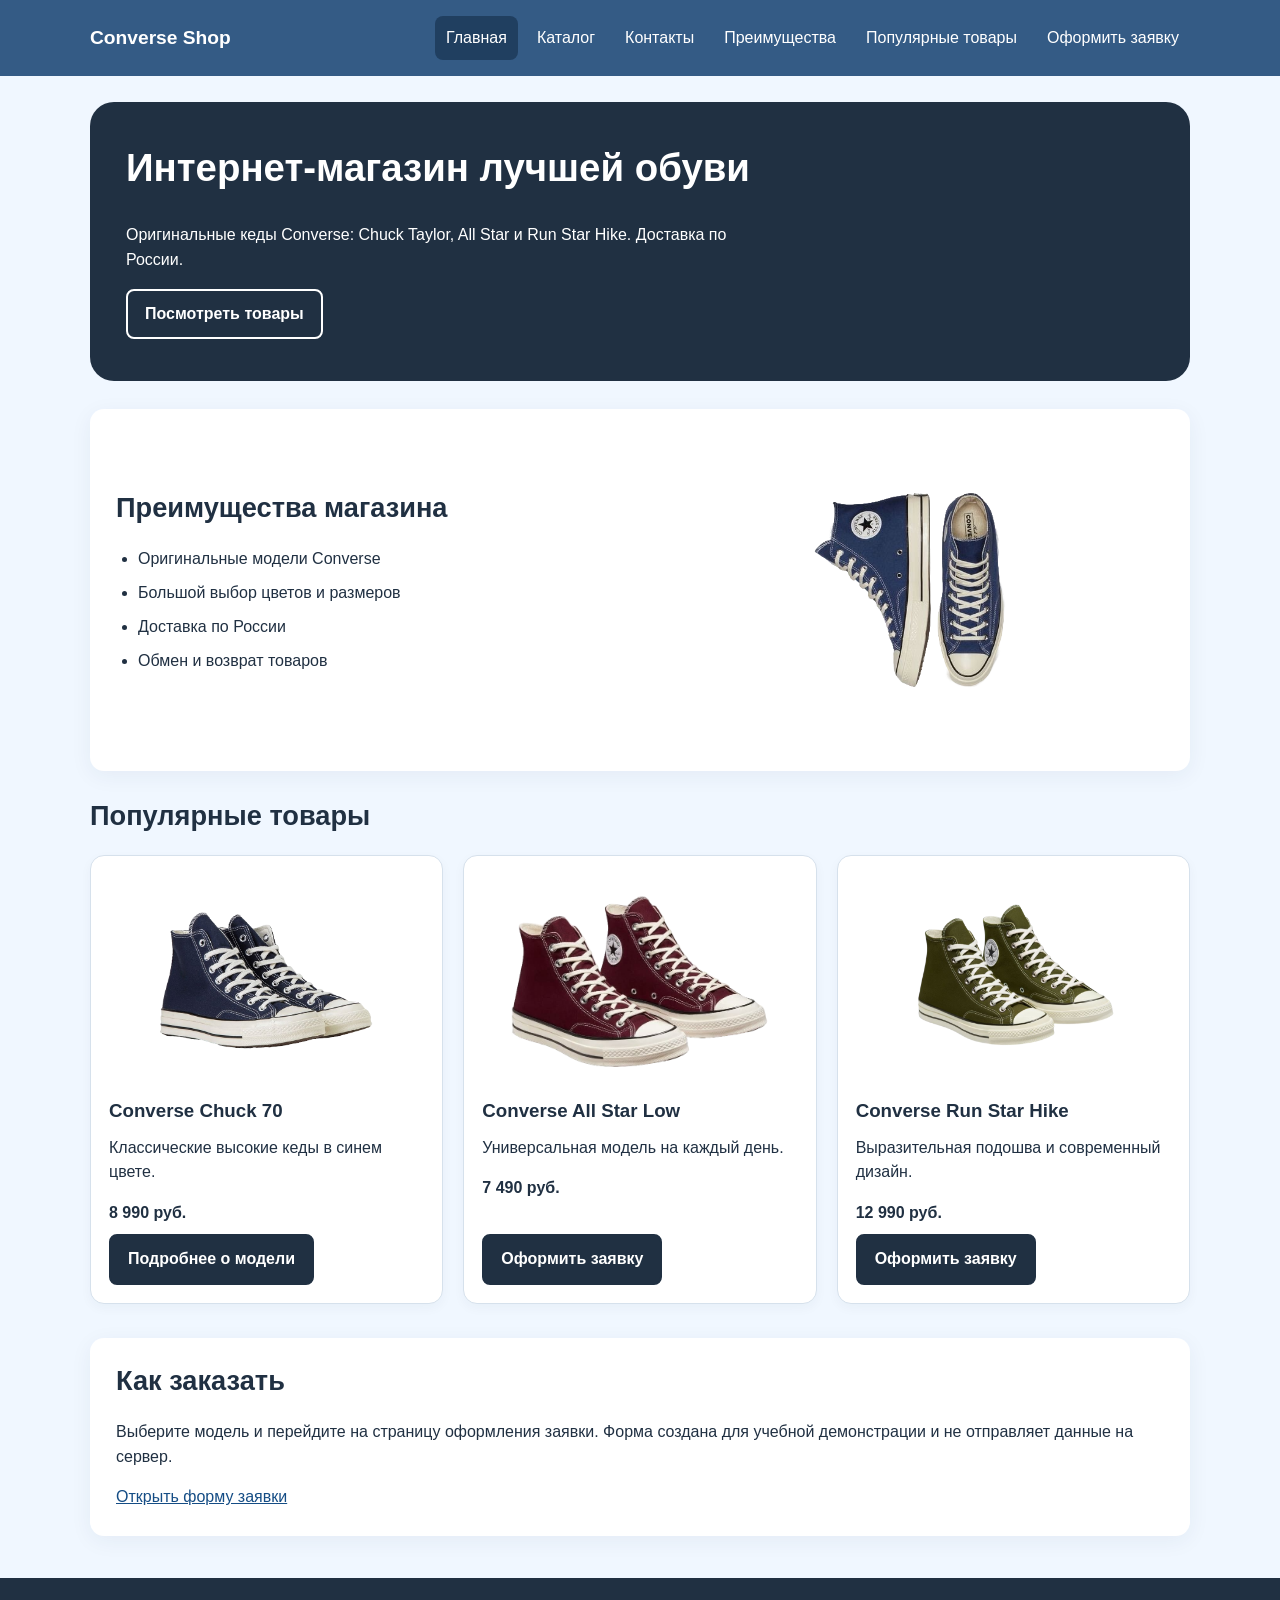
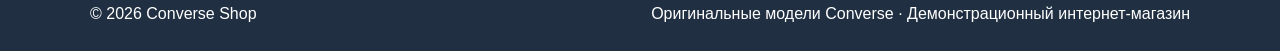
<file: index.html>
<!doctype html>
<html lang="ru">
  <head>
    <meta charset="UTF-8" />
    <meta name="viewport" content="width=device-width, initial-scale=1.0" />
    <meta
      name="description"
      content="Converse Shop: преимущества и популярные модели обуви."
    />
    <title>Главная — Converse Shop</title>
    <link rel="stylesheet" href="css/style.css" />
    <link rel="stylesheet" href="css/responsive.css" />
  </head>
  <body>
    <a class="skip-link" href="#main-content">Перейти к содержимому</a>

    <header class="site-header">
      <div class="container header-inner">
        <a class="logo" href="index.html">Converse Shop</a>
        <nav aria-label="Основная навигация">
          <ul class="nav-list">
            <li><a href="index.html" aria-current="page">Главная</a></li>
            <li><a href="catalog.html">Каталог</a></li>
            <li><a href="contacts.html">Контакты</a></li>
            <li><a href="index.html#advantages">Преимущества</a></li>
            <li><a href="index.html#popular">Популярные товары</a></li>
            <li><a href="order.html">Оформить заявку</a></li>
          </ul>
        </nav>
      </div>
    </header>

    <main id="main-content" class="container" tabindex="-1">
      <section class="hero" aria-labelledby="hero-title">
        <h1 id="hero-title">Интернет-магазин лучшей обуви</h1>
        <p>
          Оригинальные кеды Converse: Chuck Taylor, All Star и Run Star Hike.
          Доставка по России.
        </p>
        <a class="button button-light" href="#popular">Посмотреть товары</a>
      </section>

      <section
        class="panel advantages"
        id="advantages"
        aria-labelledby="advantages-title"
      >
        <div>
          <h2 id="advantages-title">Преимущества магазина</h2>
          <ul>
            <li>Оригинальные модели Converse</li>
            <li>Большой выбор цветов и размеров</li>
            <li>Доставка по России</li>
            <li>Обмен и возврат товаров</li>
          </ul>
        </div>

        <div class="advantages-picture">
          <!-- Адаптивное изображение для разных экранов -->
          <picture>
            <source
              media="(max-width: 600px)"
              srcset="img/blue_converse_mobile.png"
              type="image/png"
            />

            <img
              src="img/blue_converse-no-bg.png"
              width="390"
              height="450"
              alt="Синие высокие кеды Converse"
            />
          </picture>
        </div>
      </section>

      <section class="section" id="popular" aria-labelledby="popular-title">
        <h2 id="popular-title">Популярные товары</h2>
        <div class="products-grid">
          <article class="product-card">
            <img
              src="img/item_1_no_bg.png"
              alt="Кеды Converse Chuck 70"
              loading="lazy"
            />
            <h3>Converse Chuck 70</h3>
            <p>Классические высокие кеды в синем цвете.</p>
            <p class="price">8 990 руб.</p>
            <a class="button" href="product.html">Подробнее о модели</a>
          </article>
          <article class="product-card">
            <img
              src="img/item_2_no_bg.png"
              alt="Кеды Converse All Star Low"
              loading="lazy"
            />
            <h3>Converse All Star Low</h3>
            <p>Универсальная модель на каждый день.</p>
            <p class="price">7 490 руб.</p>
            <a class="button" href="order.html">Оформить заявку</a>
          </article>
          <article class="product-card">
            <img
              src="img/item_3_no_bg.png"
              alt="Кеды Converse Run Star Hike"
              loading="lazy"
            />
            <h3>Converse Run Star Hike</h3>
            <p>Выразительная подошва и современный дизайн.</p>
            <p class="price">12 990 руб.</p>
            <a class="button" href="order.html">Оформить заявку</a>
          </article>
        </div>
      </section>

      <aside class="panel help-box" aria-labelledby="how-title">
        <h2 id="how-title">Как заказать</h2>
        <p>
          Выберите модель и перейдите на страницу оформления заявки. Форма
          создана для учебной демонстрации и не отправляет данные на сервер.
        </p>
        <a href="order.html" class="text-link">Открыть форму заявки</a>
      </aside>
    </main>

    <footer class="site-footer">
      <div class="container footer-inner">
        <p>© 2026 Converse Shop</p>
        <p>Оригинальные модели Converse · Демонстрационный интернет-магазин</p>
      </div>
    </footer>
  </body>
</html>
</file>
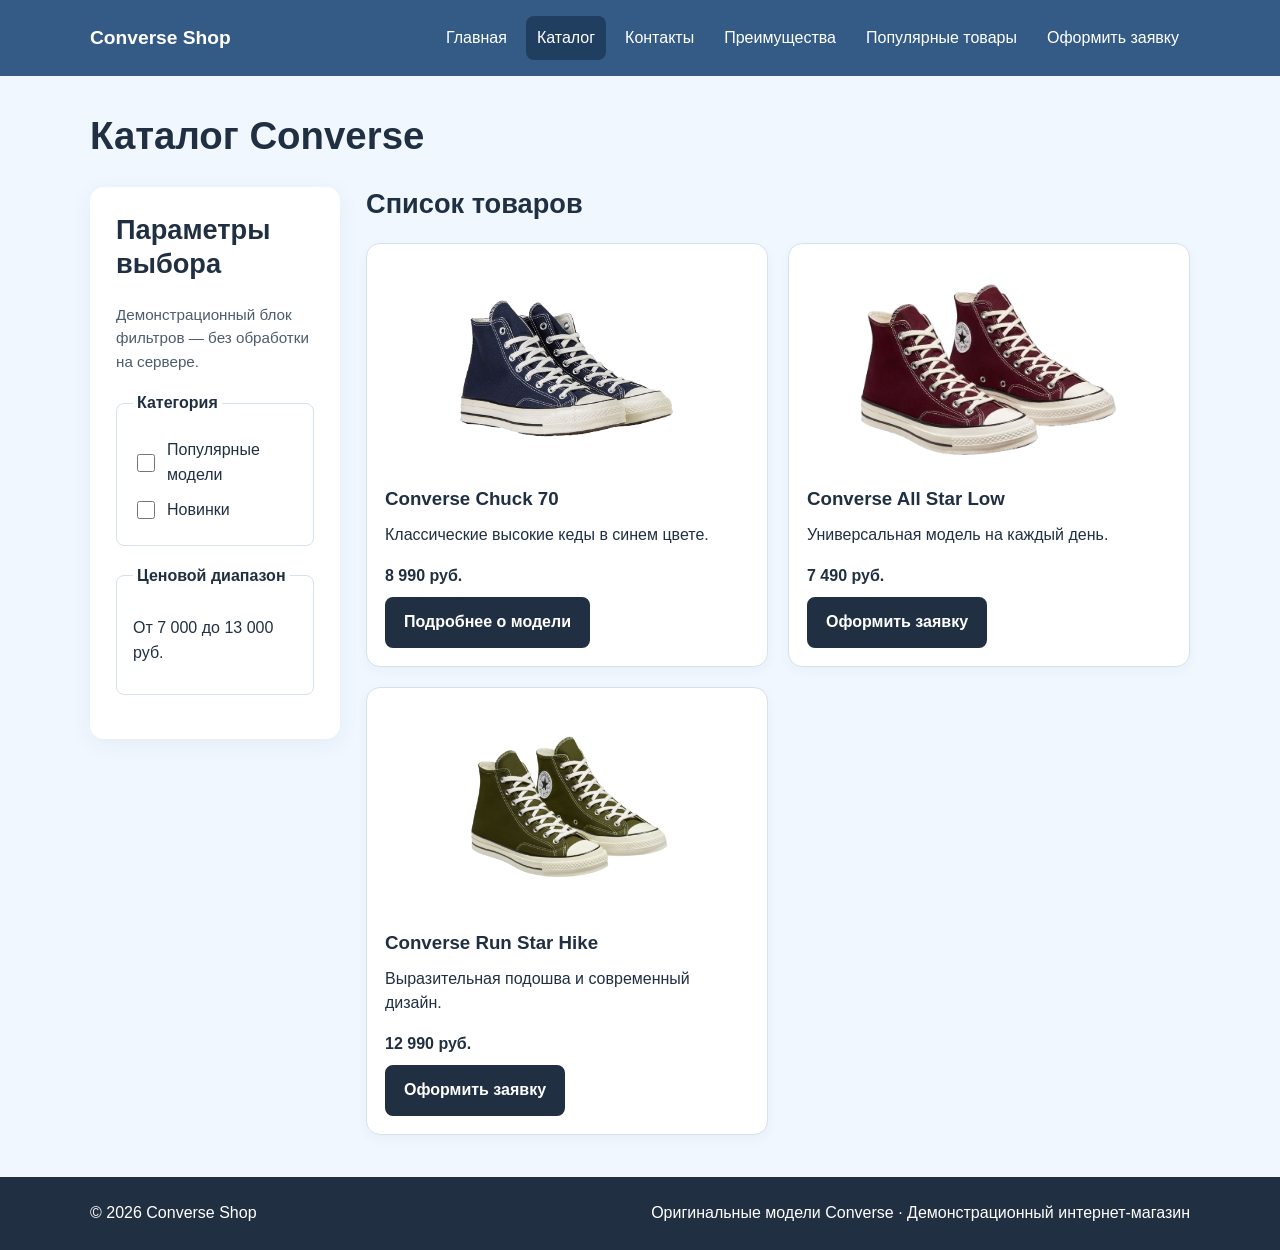
<file: catalog.html>
<!doctype html>
<html lang="ru">
  <head>
    <meta charset="UTF-8" />
    <meta name="viewport" content="width=device-width, initial-scale=1.0" />
    <meta
      name="description"
      content="Каталог обуви Converse Shop и параметры выбора."
    />
    <title>Каталог — Converse Shop</title>
    <link rel="stylesheet" href="css/style.css" />
    <link rel="stylesheet" href="css/responsive.css" />
  </head>
  <body>
    <a class="skip-link" href="#main-content">Перейти к содержимому</a>

    <header class="site-header">
      <div class="container header-inner">
        <a class="logo" href="index.html">Converse Shop</a>
        <nav aria-label="Основная навигация">
          <ul class="nav-list">
            <li><a href="index.html">Главная</a></li>
            <li><a href="catalog.html" aria-current="page">Каталог</a></li>
            <li><a href="contacts.html">Контакты</a></li>
            <li><a href="index.html#advantages">Преимущества</a></li>
            <li><a href="index.html#popular">Популярные товары</a></li>
            <li><a href="order.html">Оформить заявку</a></li>
          </ul>
        </nav>
      </div>
    </header>

    <main id="main-content" class="container" tabindex="-1">
      <h1 class="page-heading">Каталог Converse</h1>
      <div class="catalog-layout">
        <aside class="panel catalog-filters" aria-labelledby="filter-title">
          <h2 id="filter-title">Параметры выбора</h2>
          <p class="muted">
            Демонстрационный блок фильтров — без обработки на сервере.
          </p>
          <fieldset>
            <legend>Категория</legend>
            <label class="choice"
              ><input type="checkbox" /> Популярные модели</label
            >
            <label class="choice"><input type="checkbox" /> Новинки</label>
          </fieldset>
          <fieldset>
            <legend>Ценовой диапазон</legend>
            <p>От 7 000 до 13 000 руб.</p>
          </fieldset>
        </aside>
        <section aria-labelledby="goods-title">
          <h2 id="goods-title">Список товаров</h2>
          <div class="products-grid catalog-grid">
            <article class="product-card">
              <img
                src="img/item_1_no_bg.png"
                alt="Кеды Converse Chuck 70"
                loading="lazy"
              />
              <h3>Converse Chuck 70</h3>
              <p>Классические высокие кеды в синем цвете.</p>
              <p class="price">8 990 руб.</p>
              <a class="button" href="product.html">Подробнее о модели</a>
            </article>
            <article class="product-card">
              <img
                src="img/item_2_no_bg.png"
                alt="Кеды Converse All Star Low"
                loading="lazy"
              />
              <h3>Converse All Star Low</h3>
              <p>Универсальная модель на каждый день.</p>
              <p class="price">7 490 руб.</p>
              <a class="button" href="order.html">Оформить заявку</a>
            </article>
            <article class="product-card">
              <img
                src="img/item_3_no_bg.png"
                alt="Кеды Converse Run Star Hike"
                loading="lazy"
              />
              <h3>Converse Run Star Hike</h3>
              <p>Выразительная подошва и современный дизайн.</p>
              <p class="price">12 990 руб.</p>
              <a class="button" href="order.html">Оформить заявку</a>
            </article>
          </div>
        </section>
      </div>
    </main>

    <footer class="site-footer">
      <div class="container footer-inner">
        <p>© 2026 Converse Shop</p>
        <p>Оригинальные модели Converse · Демонстрационный интернет-магазин</p>
      </div>
    </footer>
  </body>
</html>
</file>
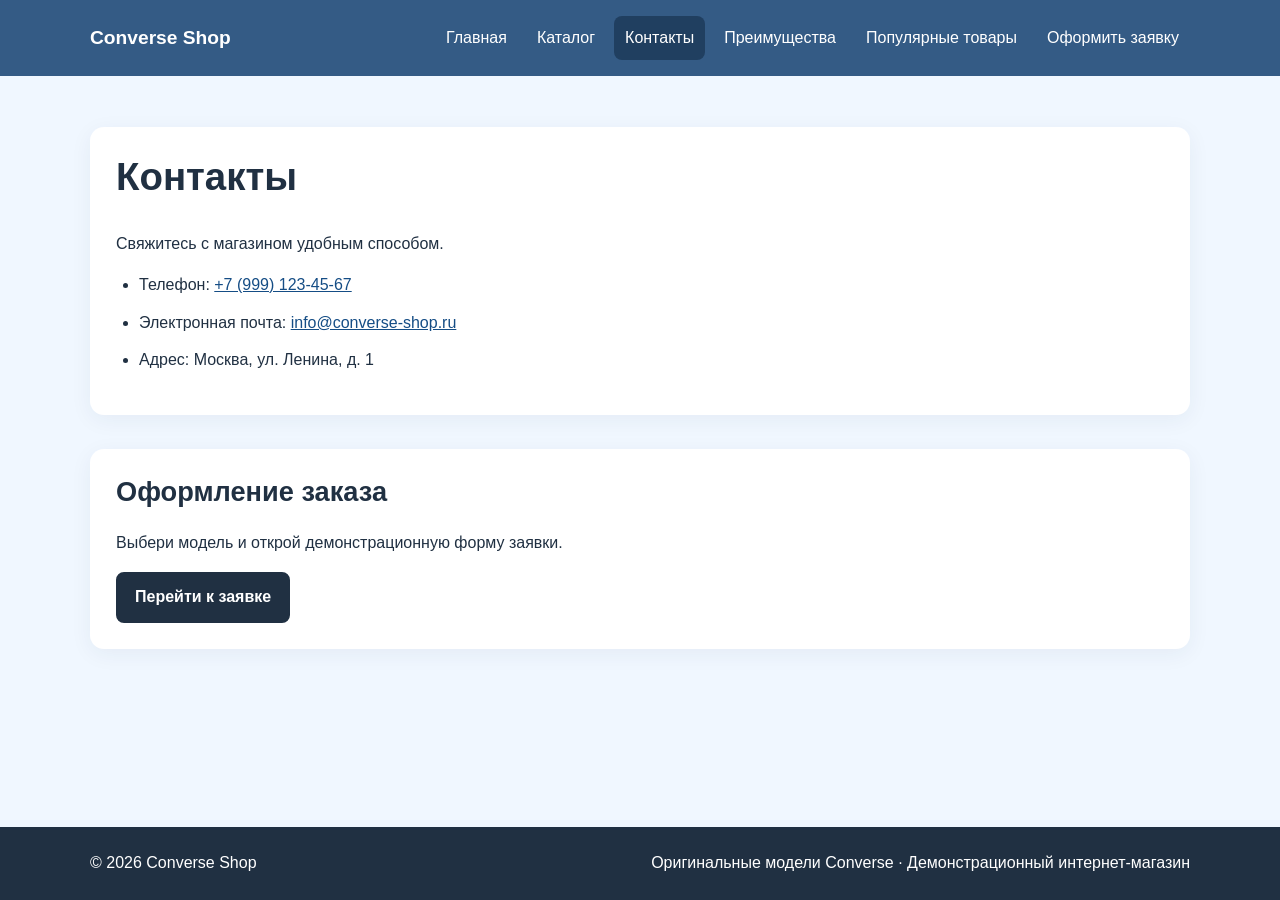
<file: contacts.html>
<!doctype html>
<html lang="ru">
  <head>
    <meta charset="UTF-8" />
    <meta name="viewport" content="width=device-width, initial-scale=1.0" />
    <meta
      name="description"
      content="Контактная информация магазина Converse Shop."
    />
    <title>Контакты — Converse Shop</title>
    <link rel="stylesheet" href="css/style.css" />
    <link rel="stylesheet" href="css/responsive.css" />
  </head>
  <body>
    <a class="skip-link" href="#main-content">Перейти к содержимому</a>

    <header class="site-header">
      <div class="container header-inner">
        <a class="logo" href="index.html">Converse Shop</a>
        <nav aria-label="Основная навигация">
          <ul class="nav-list">
            <li><a href="index.html">Главная</a></li>
            <li><a href="catalog.html">Каталог</a></li>
            <li><a href="contacts.html" aria-current="page">Контакты</a></li>
            <li><a href="index.html#advantages">Преимущества</a></li>
            <li><a href="index.html#popular">Популярные товары</a></li>
            <li><a href="order.html">Оформить заявку</a></li>
          </ul>
        </nav>
      </div>
    </header>

    <main id="main-content" class="container" tabindex="-1">
      <section class="section panel" aria-labelledby="contacts-title">
        <h1 id="contacts-title">Контакты</h1>
        <p>Свяжитесь с магазином удобным способом.</p>
        <ul class="contacts-list">
          <li>Телефон: <a href="tel:+79991234567">+7 (999) 123-45-67</a></li>
          <li>
            Электронная почта:
            <a href="mailto:info@converse-shop.ru">info@converse-shop.ru</a>
          </li>
          <li>Адрес: Москва, ул. Ленина, д. 1</li>
        </ul>
      </section>
      <section class="section panel" aria-labelledby="order-links-title">
        <h2 id="order-links-title">Оформление заказа</h2>
        <p>Выбери модель и открой демонстрационную форму заявки.</p>
        <a class="button" href="order.html">Перейти к заявке</a>
      </section>
    </main>

    <footer class="site-footer">
      <div class="container footer-inner">
        <p>© 2026 Converse Shop</p>
        <p>Оригинальные модели Converse · Демонстрационный интернет-магазин</p>
      </div>
    </footer>
  </body>
</html>
</file>
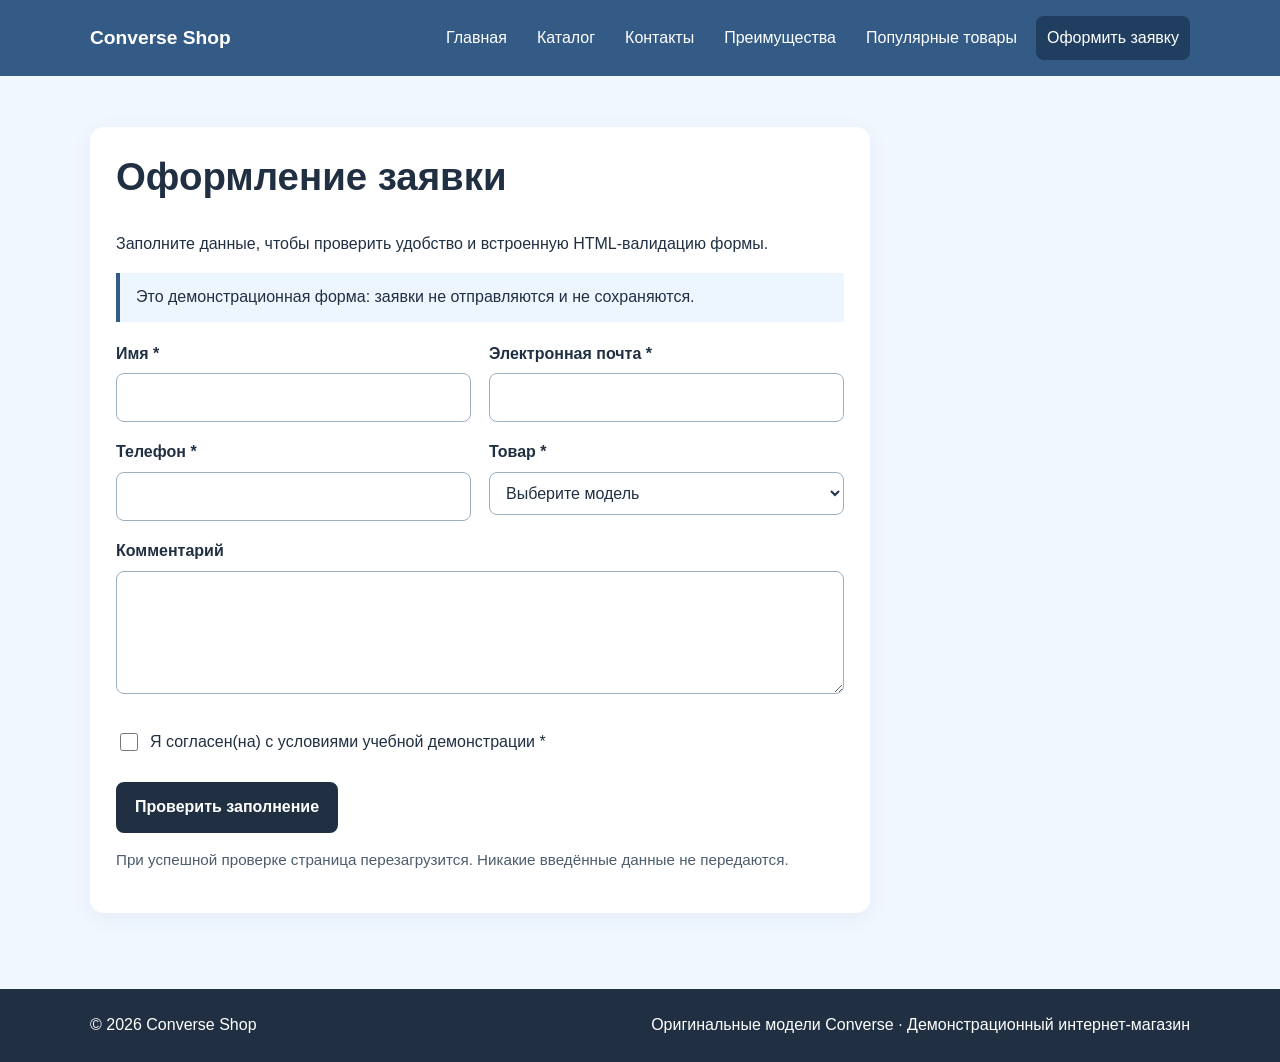
<file: order.html>
<!doctype html>
<html lang="ru">
  <head>
    <meta charset="UTF-8" />
    <meta name="viewport" content="width=device-width, initial-scale=1.0" />
    <meta
      name="description"
      content="Демонстрационная форма заявки Converse Shop."
    />
    <title>Оформление заявки — Converse Shop</title>
    <link rel="stylesheet" href="css/style.css" />
    <link rel="stylesheet" href="css/responsive.css" />
  </head>
  <body>
    <a class="skip-link" href="#main-content">Перейти к содержимому</a>

    <header class="site-header">
      <div class="container header-inner">
        <a class="logo" href="index.html">Converse Shop</a>
        <nav aria-label="Основная навигация">
          <ul class="nav-list">
            <li><a href="index.html">Главная</a></li>
            <li><a href="catalog.html">Каталог</a></li>
            <li><a href="contacts.html">Контакты</a></li>
            <li><a href="index.html#advantages">Преимущества</a></li>
            <li><a href="index.html#popular">Популярные товары</a></li>
            <li>
              <a href="order.html" aria-current="page">Оформить заявку</a>
            </li>
          </ul>
        </nav>
      </div>
    </header>

    <main id="main-content" class="container" tabindex="-1">
      <section class="section panel form-panel" aria-labelledby="order-title">
        <h1 id="order-title">Оформление заявки</h1>
        <p>
          Заполните данные, чтобы проверить удобство и встроенную HTML-валидацию
          формы.
        </p>
        <p class="notice">
          Это демонстрационная форма: заявки не отправляются и не сохраняются.
        </p>

        <form class="order-form" action="order.html" method="get">
          <div class="form-field">
            <label for="order-name">Имя *</label>
            <input id="order-name" type="text" autocomplete="name" required />
          </div>
          <div class="form-field">
            <label for="order-email">Электронная почта *</label>
            <input
              id="order-email"
              type="email"
              autocomplete="email"
              required
            />
          </div>
          <div class="form-field">
            <label for="order-phone">Телефон *</label>
            <input id="order-phone" type="tel" autocomplete="tel" required />
          </div>
          <div class="form-field">
            <label for="order-product">Товар *</label>
            <select id="order-product" required>
              <option value="">Выберите модель</option>
              <option>Converse Chuck 70</option>
              <option>Converse All Star Low</option>
              <option>Converse Run Star Hike</option>
            </select>
          </div>
          <div class="form-field full">
            <label for="order-comment">Комментарий</label>
            <textarea id="order-comment" rows="4"></textarea>
          </div>
          <label class="choice full"
            ><input type="checkbox" required /> Я согласен(на) с условиями
            учебной демонстрации *</label
          >
          <div class="full">
            <button class="button" type="submit">Проверить заполнение</button>
          </div>
        </form>
        <p class="muted">
          При успешной проверке страница перезагрузится. Никакие введённые
          данные не передаются.
        </p>
      </section>
    </main>

    <footer class="site-footer">
      <div class="container footer-inner">
        <p>© 2026 Converse Shop</p>
        <p>Оригинальные модели Converse · Демонстрационный интернет-магазин</p>
      </div>
    </footer>
  </body>
</html>
</file>
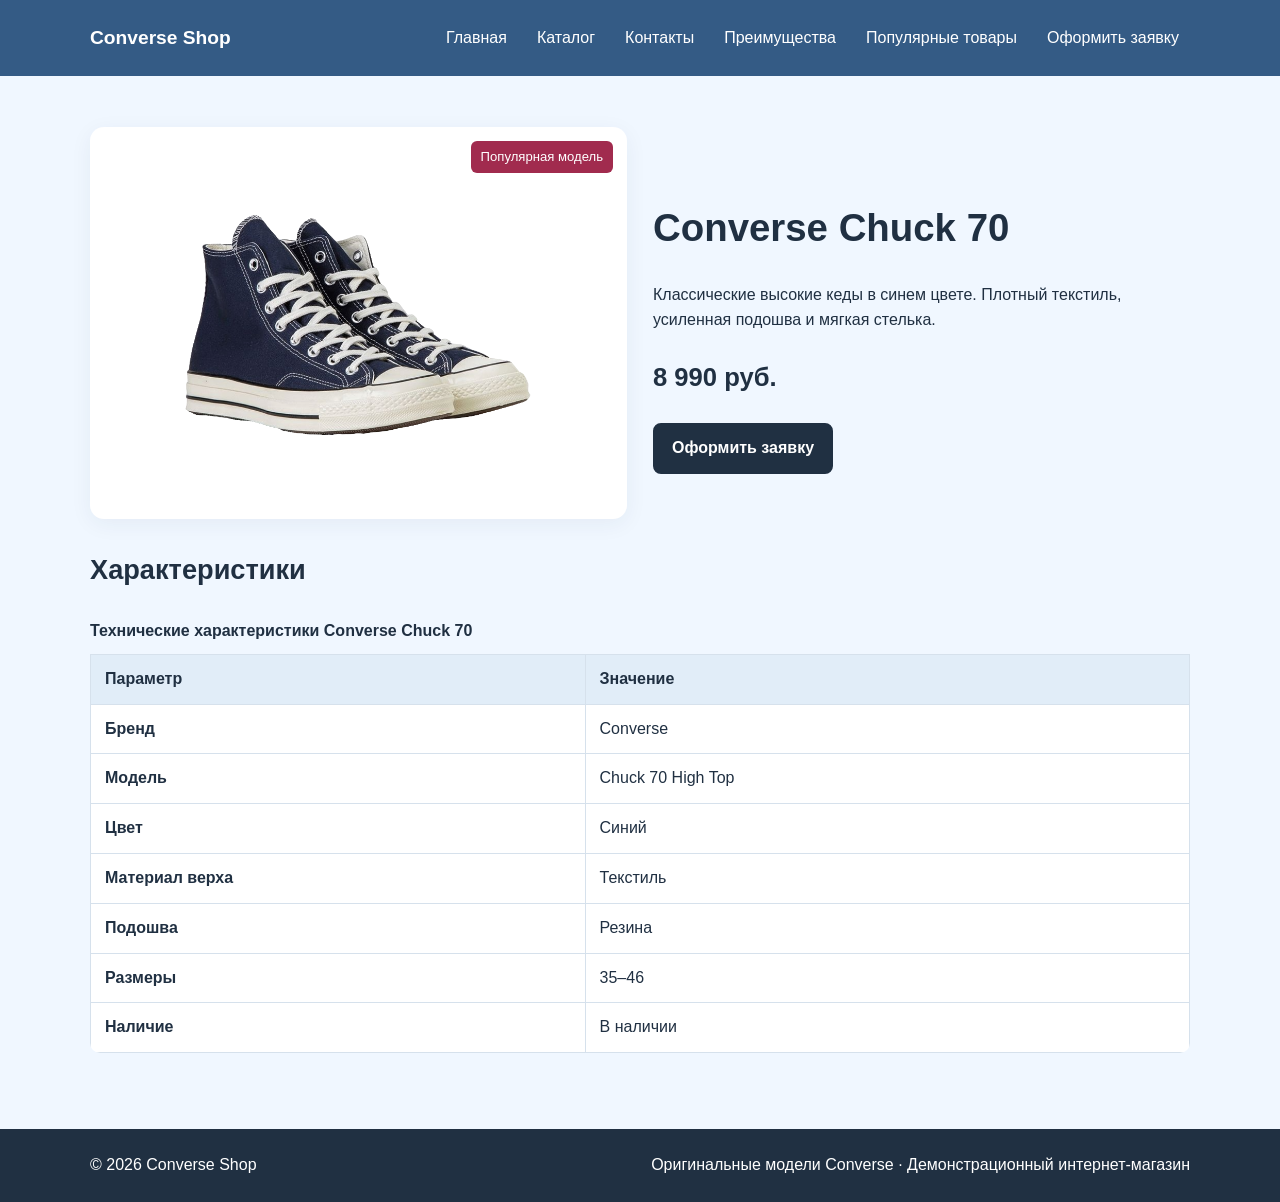
<file: product.html>
<!doctype html>
<html lang="ru">
  <head>
    <meta charset="UTF-8" />
    <meta name="viewport" content="width=device-width, initial-scale=1.0" />
    <meta
      name="description"
      content="Описание, цена и характеристики модели Converse Chuck 70."
    />
    <title>Converse Chuck 70 — Converse Shop</title>
    <link rel="stylesheet" href="css/style.css" />
    <link rel="stylesheet" href="css/responsive.css" />
  </head>
  <body>
    <a class="skip-link" href="#main-content">Перейти к содержимому</a>

    <header class="site-header">
      <div class="container header-inner">
        <a class="logo" href="index.html">Converse Shop</a>
        <nav aria-label="Основная навигация">
          <ul class="nav-list">
            <li><a href="index.html">Главная</a></li>
            <li><a href="catalog.html">Каталог</a></li>
            <li><a href="contacts.html">Контакты</a></li>
            <li><a href="index.html#advantages">Преимущества</a></li>
            <li><a href="index.html#popular">Популярные товары</a></li>
            <li><a href="order.html">Оформить заявку</a></li>
          </ul>
        </nav>
      </div>
    </header>

    <main id="main-content" class="container" tabindex="-1">
      <section class="section product-detail" aria-labelledby="product-title">
        <div class="panel product-image">
          <span class="tag">Популярная модель</span>
          <img
            src="img/item_1_no_bg.png"
            alt="Высокие синие кеды Converse Chuck 70"
          />
        </div>
        <div class="product-info">
          <h1 id="product-title">Converse Chuck 70</h1>
          <p>
            Классические высокие кеды в синем цвете. Плотный текстиль, усиленная
            подошва и мягкая стелька.
          </p>
          <p class="price large">8 990 руб.</p>
          <a class="button" href="order.html">Оформить заявку</a>
        </div>
      </section>

      <section class="section" aria-labelledby="specs-title">
        <h2 id="specs-title">Характеристики</h2>
        <!-- Таблица остаётся такой, прокручивается только контейнер -->
        <div
          class="table-scroll"
          role="region"
          aria-label="Таблица характеристик с горизонтальной прокруткой"
          tabindex="0"
        >
          <table class="product-table">
            <caption>
              Технические характеристики Converse Chuck 70
            </caption>
            <thead>
              <tr>
                <th scope="col">Параметр</th>
                <th scope="col">Значение</th>
              </tr>
            </thead>
            <tbody>
              <tr>
                <th scope="row">Бренд</th>
                <td>Converse</td>
              </tr>
              <tr>
                <th scope="row">Модель</th>
                <td>Chuck 70 High Top</td>
              </tr>
              <tr>
                <th scope="row">Цвет</th>
                <td>Синий</td>
              </tr>
              <tr>
                <th scope="row">Материал верха</th>
                <td>Текстиль</td>
              </tr>
              <tr>
                <th scope="row">Подошва</th>
                <td>Резина</td>
              </tr>
              <tr>
                <th scope="row">Размеры</th>
                <td>35–46</td>
              </tr>
              <tr>
                <th scope="row">Наличие</th>
                <td>В наличии</td>
              </tr>
            </tbody>
          </table>
        </div>
      </section>
    </main>

    <footer class="site-footer">
      <div class="container footer-inner">
        <p>© 2026 Converse Shop</p>
        <p>Оригинальные модели Converse · Демонстрационный интернет-магазин</p>
      </div>
    </footer>
  </body>
</html>
</file>
<file: css/style.css>
:root {
  --bg: #f0f7ff;
  --blue: #345b85; /* Более тёмный синий после проверки lighthouse */
  --dark: #203042;
  --text: #203042;
  --white: #fff;
  --line: #d6e1ec;
  --radius: 14px;
  --content: 1100px;
}

* {
  box-sizing: border-box;
}
html {
  scroll-behavior: smooth;
}
body {
  margin: 0;
  min-height: 100vh;
  display: flex;
  flex-direction: column;
  font-family: Arial, Helvetica, sans-serif;
  line-height: 1.55;
  color: var(--text);
  background: var(--bg);
}
img {
  max-width: 100%;
  height: auto;
}
a {
  color: #154d85;
}
a:hover {
  color: #10283d;
}
.container {
  width: min(calc(100% - 32px), var(--content));
  margin-inline: auto;
}
main.container {
  flex: 1;
  padding-block: 26px 42px;
}

.site-header {
  width: 100%;
  background: var(--blue);
}
.header-inner {
  display: flex;
  flex-direction: column;
  align-items: flex-start;
  justify-content: center;
  gap: 8px;
  padding-block: 16px;
}
.logo {
  color: #fff;
  font-weight: 800;
  font-size: 1.2rem;
  text-decoration: none;
  white-space: nowrap;
}
.logo:hover {
  color: #fff;
  text-decoration: underline;
}
.nav-list {
  display: flex;
  gap: 8px;
  flex-wrap: wrap;
  list-style: none;
  margin: 0;
  padding: 0;
}
.nav-list a {
  display: block;
  padding: 10px 11px;
  border-radius: 8px;
  color: #fff;
  text-decoration: none;
}
.nav-list a:hover,
.nav-list a[aria-current="page"] {
  background: #203f60;
  color: #fff;
}

.site-footer {
  width: 100%;
  background: var(--dark);
  color: #fff;
}
.footer-inner {
  display: flex;
  flex-direction: column;
  align-items: flex-start;
  justify-content: space-between;
  gap: 12px;
  padding-block: 24px;
}
.footer-inner p {
  margin: 0;
}

h1,
h2,
h3 {
  line-height: 1.23;
}
h1 {
  font-size: clamp(1.8rem, 3vw, 2.5rem);
}
h2 {
  font-size: clamp(1.35rem, 2.5vw, 1.7rem);
}
.page-heading {
  margin: 10px 0 28px;
}
.section {
  margin-block: 25px 34px;
}
.panel {
  background: #fff;
  border-radius: var(--radius);
  padding: 26px;
  box-shadow: 0 5px 22px rgba(27, 54, 82, 0.06);
}
.panel h1:first-child,
.panel h2:first-child {
  margin-top: 0;
}
.muted {
  color: #4d5d6d;
  font-size: 0.95rem;
}
.notice {
  padding: 12px 16px;
  border-left: 4px solid var(--blue);
  background: #edf5ff;
}

.hero {
  padding: 28px 22px;
  background: var(--dark);
  color: #fff;
  border-radius: 16px;
}
.hero h1 {
  margin-top: 0;
}
.hero p {
  max-width: 660px;
}
.button {
  display: inline-block;
  width: fit-content;
  padding: 11px 17px;
  border: 2px solid var(--dark);
  border-radius: 8px;
  color: #fff;
  background: var(--dark);
  font: inherit;
  font-weight: 600;
  text-decoration: none;
  cursor: pointer;
}
.button:hover {
  background: #fff;
  color: var(--dark);
}
.button-light {
  border-color: #fff;
}
.button-light:hover {
  background: #fff;
  color: var(--dark);
}

.advantages {
  display: flex;
  flex-direction: column;
  align-items: stretch;
  gap: 20px;
  margin-block: 28px;
}
.advantages > * {
  flex: 1 1 0;
  min-width: 0;
}
.advantages ul {
  padding-left: 22px;
}
.advantages li {
  margin-bottom: 9px;
}
.advantages-picture {
  display: flex;
  justify-content: center;
  align-items: center;
}
.advantages-picture img {
  display: block;
  max-height: 310px;
  width: auto;
  object-fit: contain;
}

.products-grid {
  display: grid;
  grid-template-columns: minmax(0, 1fr);
  gap: 20px;
}
.product-card {
  display: flex;
  flex-direction: column;
  min-width: 0;
  background: #fff;
  border: 1px solid var(--line);
  border-radius: var(--radius);
  padding: 18px;
  box-shadow: 0 4px 12px rgba(27, 54, 82, 0.04);
}
.product-card img {
  width: 100%;
  height: 210px;
  object-fit: contain;
}
.product-card h3 {
  margin: 15px 0 5px;
}
.product-card p {
  margin: 8px 0;
}
.price {
  font-weight: 800;
  color: var(--dark);
}
.product-card .button {
  margin-top: auto;
}
.help-box {
  margin-top: 32px;
}

.catalog-layout {
  display: grid;
  grid-template-columns: minmax(0, 1fr);
  grid-template-areas: "filters" "products";
  gap: 26px;
}
.catalog-filters {
  grid-area: filters;
  align-self: start;
}
.catalog-layout > section {
  grid-area: products;
  min-width: 0;
}
.catalog-layout > section h2 {
  margin-top: 0;
}
.catalog-grid {
  grid-template-columns: minmax(0, 1fr);
}
fieldset {
  border: 1px solid var(--line);
  border-radius: 8px;
  padding: 12px 16px;
  margin: 18px 0;
}
legend {
  font-weight: 700;
  padding-inline: 4px;
}
.choice {
  display: flex;
  gap: 9px;
  align-items: center;
  margin: 10px 0;
}
.choice input {
  flex: 0 0 auto;
  width: 18px;
  height: 18px;
}

.product-detail {
  display: grid;
  grid-template-columns: minmax(0, 1fr);
  gap: 26px;
  align-items: center;
}
.product-image {
  position: relative;
  display: flex;
  justify-content: center;
  align-items: center;
}
.product-image img {
  width: 100%;
  height: auto;
  max-height: 340px;
  object-fit: contain;
}
.tag {
  position: absolute;
  top: 14px;
  right: 14px;
  padding: 6px 10px;
  background: #a12b4e;
  color: #fff;
  border-radius: 6px;
  font-size: 0.82rem;
}
.product-info .large {
  font-size: 1.6rem;
}
.table-scroll {
  max-width: 100%;
  overflow-x: auto;
  border-radius: 10px;
}
.product-table {
  width: 100%;
  min-width: 440px;
  border-collapse: collapse;
  background: #fff;
}
.product-table caption {
  caption-side: top;
  text-align: left;
  font-weight: 700;
  padding: 10px 0;
}
.product-table th,
.product-table td {
  padding: 12px 14px;
  border: 1px solid var(--line);
  text-align: left;
}
.product-table thead {
  background: #e1edf8;
}
.product-table tbody th {
  width: 45%;
}

.form-panel {
  max-width: 780px;
}
.order-form {
  display: grid;
  grid-template-columns: minmax(0, 1fr);
  gap: 18px;
  margin-top: 20px;
}
.form-field {
  min-width: 0;
}
.form-field label {
  display: block;
  font-weight: 700;
  margin-bottom: 7px;
}
.form-field input,
.form-field select,
.form-field textarea {
  width: 100%;
  max-width: 100%;
  border: 1px solid #9cafbf;
  border-radius: 8px;
  padding: 11px 12px;
  font: inherit;
  background: #fff;
  color: var(--text);
}
.full {
  grid-column: 1 / -1;
}
.contacts-list {
  padding-left: 23px;
}
.contacts-list li {
  margin-block: 13px;
}

/* Улучшения доступности. */
.skip-link {
  position: fixed;
  left: 12px;
  top: -100px;
  z-index: 1000;
  background: var(--dark);
  color: #fff;
  border: 2px solid #fff;
  border-radius: 8px;
  padding: 12px 16px;
  text-decoration: none;
}
.skip-link:focus {
  top: 12px;
}
:where(
  a,
  button,
  input,
  select,
  textarea,
  summary,
  .table-scroll
):focus-visible {
  outline: 3px solid #bc4f00;
  outline-offset: 3px;
}
#main-content {
  scroll-margin-top: 16px;
}

/* Контейнер с изображением преимуществ */
.advantages-picture {
  display: flex;
  justify-content: center;
  align-items: center;
  min-width: 0;
}

.advantages-picture picture {
  display: block;
  max-width: 100%;
  border-radius: 20px;
  overflow: hidden;
}

.advantages-picture img {
  display: block;
  width: auto;
  max-width: 100%;
  height: auto;
  max-height: 310px;
  object-fit: contain;
}
</file>
<file: css/responsive.css>
/* Mobile First: по умолчанию одна колонка; расширяем на широких экранах. */
@media (min-width: 768px) {
  .header-inner {
    flex-direction: row;
    align-items: center;
    justify-content: space-between;
    flex-wrap: wrap;
    min-height: 76px;
    padding-block: 12px;
  }
  .hero {
    padding: 42px 36px;
    border-radius: 24px;
  }
  .advantages {
    flex-direction: row;
    align-items: center;
    gap: 28px;
  }
  .advantages > * {
    flex: 1 1 0;
    min-width: 0;
  }
  .products-grid {
    grid-template-columns: repeat(2, minmax(0, 1fr));
  }
  .product-detail {
    grid-template-columns: repeat(2, minmax(0, 1fr));
  }
  .order-form {
    grid-template-columns: repeat(2, minmax(0, 1fr));
  }
  .footer-inner {
    flex-direction: row;
    align-items: center;
    gap: 16px;
  }
}

@media (min-width: 1100px) {
  .products-grid {
    grid-template-columns: repeat(3, minmax(0, 1fr));
  }
  .catalog-layout {
    grid-template-columns: 250px minmax(0, 1fr);
    grid-template-areas: "filters products";
  }
  .catalog-grid {
    grid-template-columns: repeat(2, minmax(0, 1fr));
  }
}

/* При уменьшении движений на устройстве отключаем плавную прокрутку. */
@media (prefers-reduced-motion: reduce) {
  html {
    scroll-behavior: auto;
  }
}
</file>
